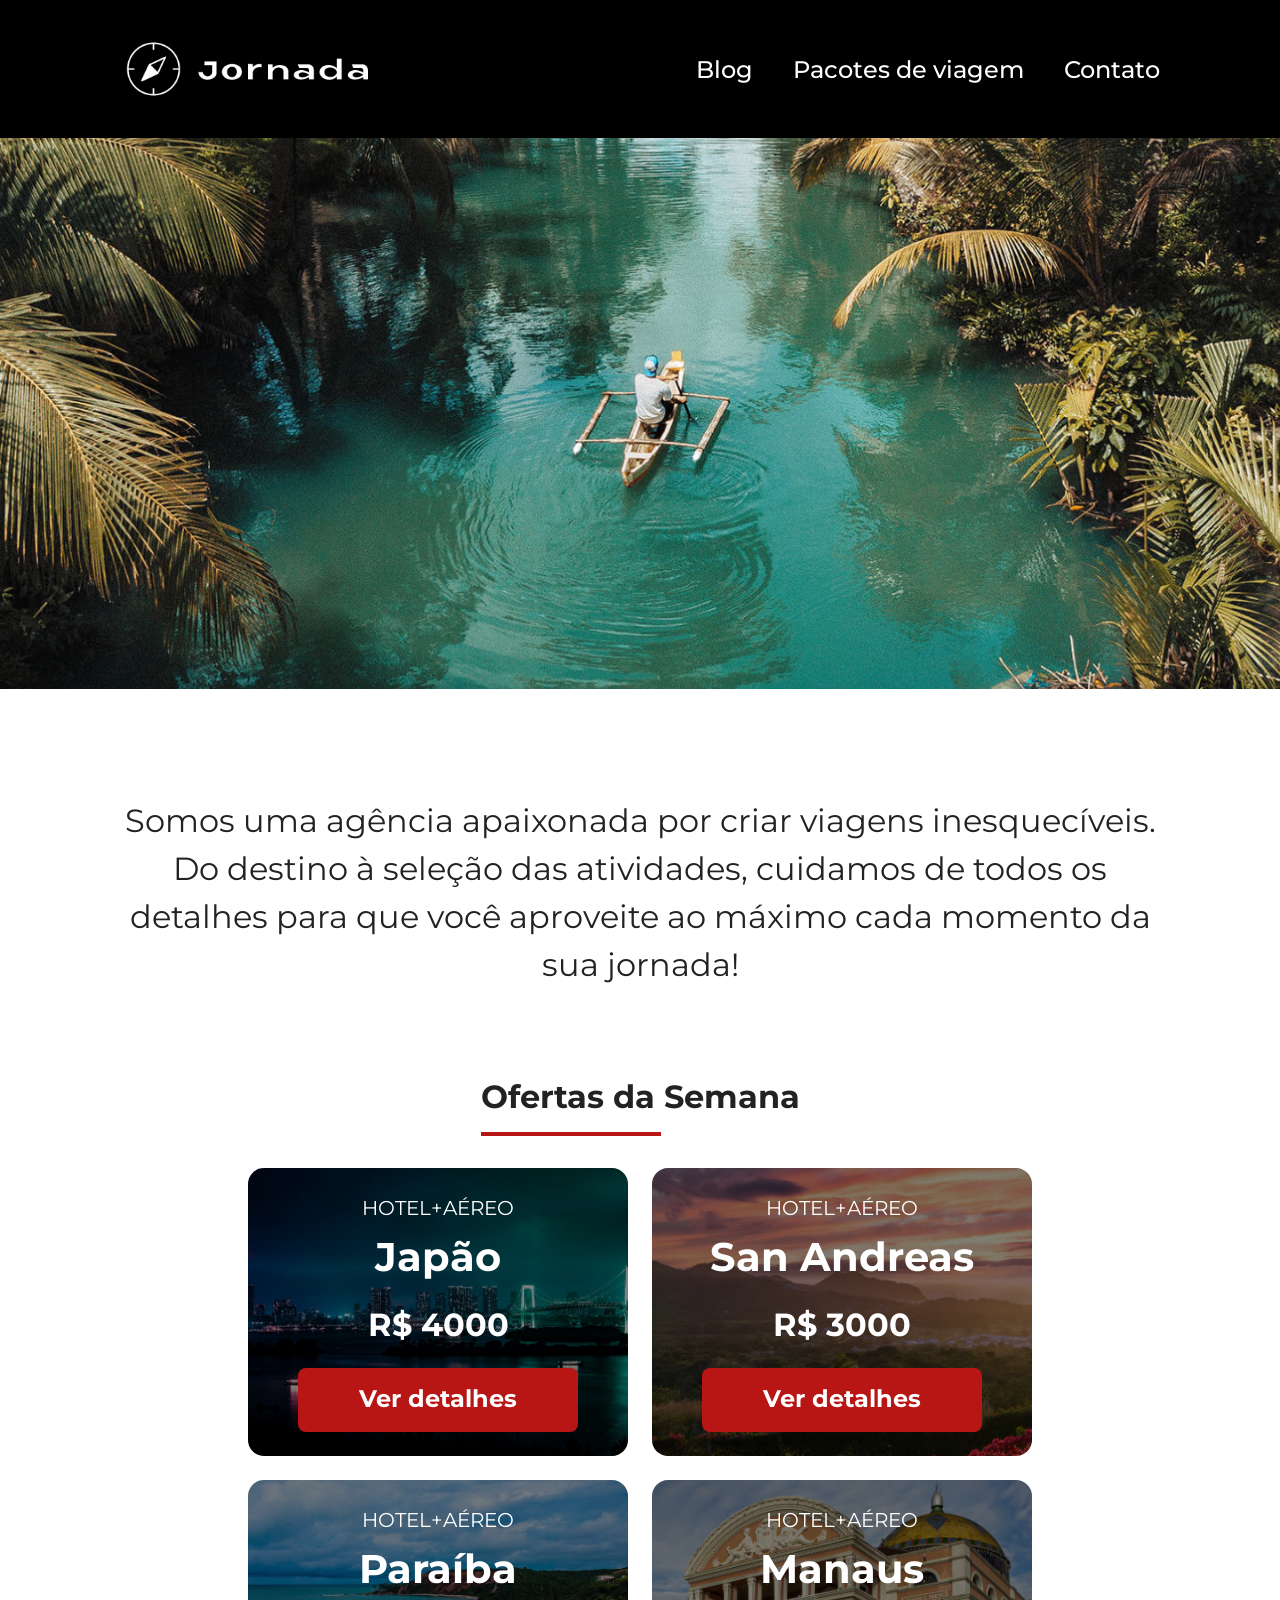
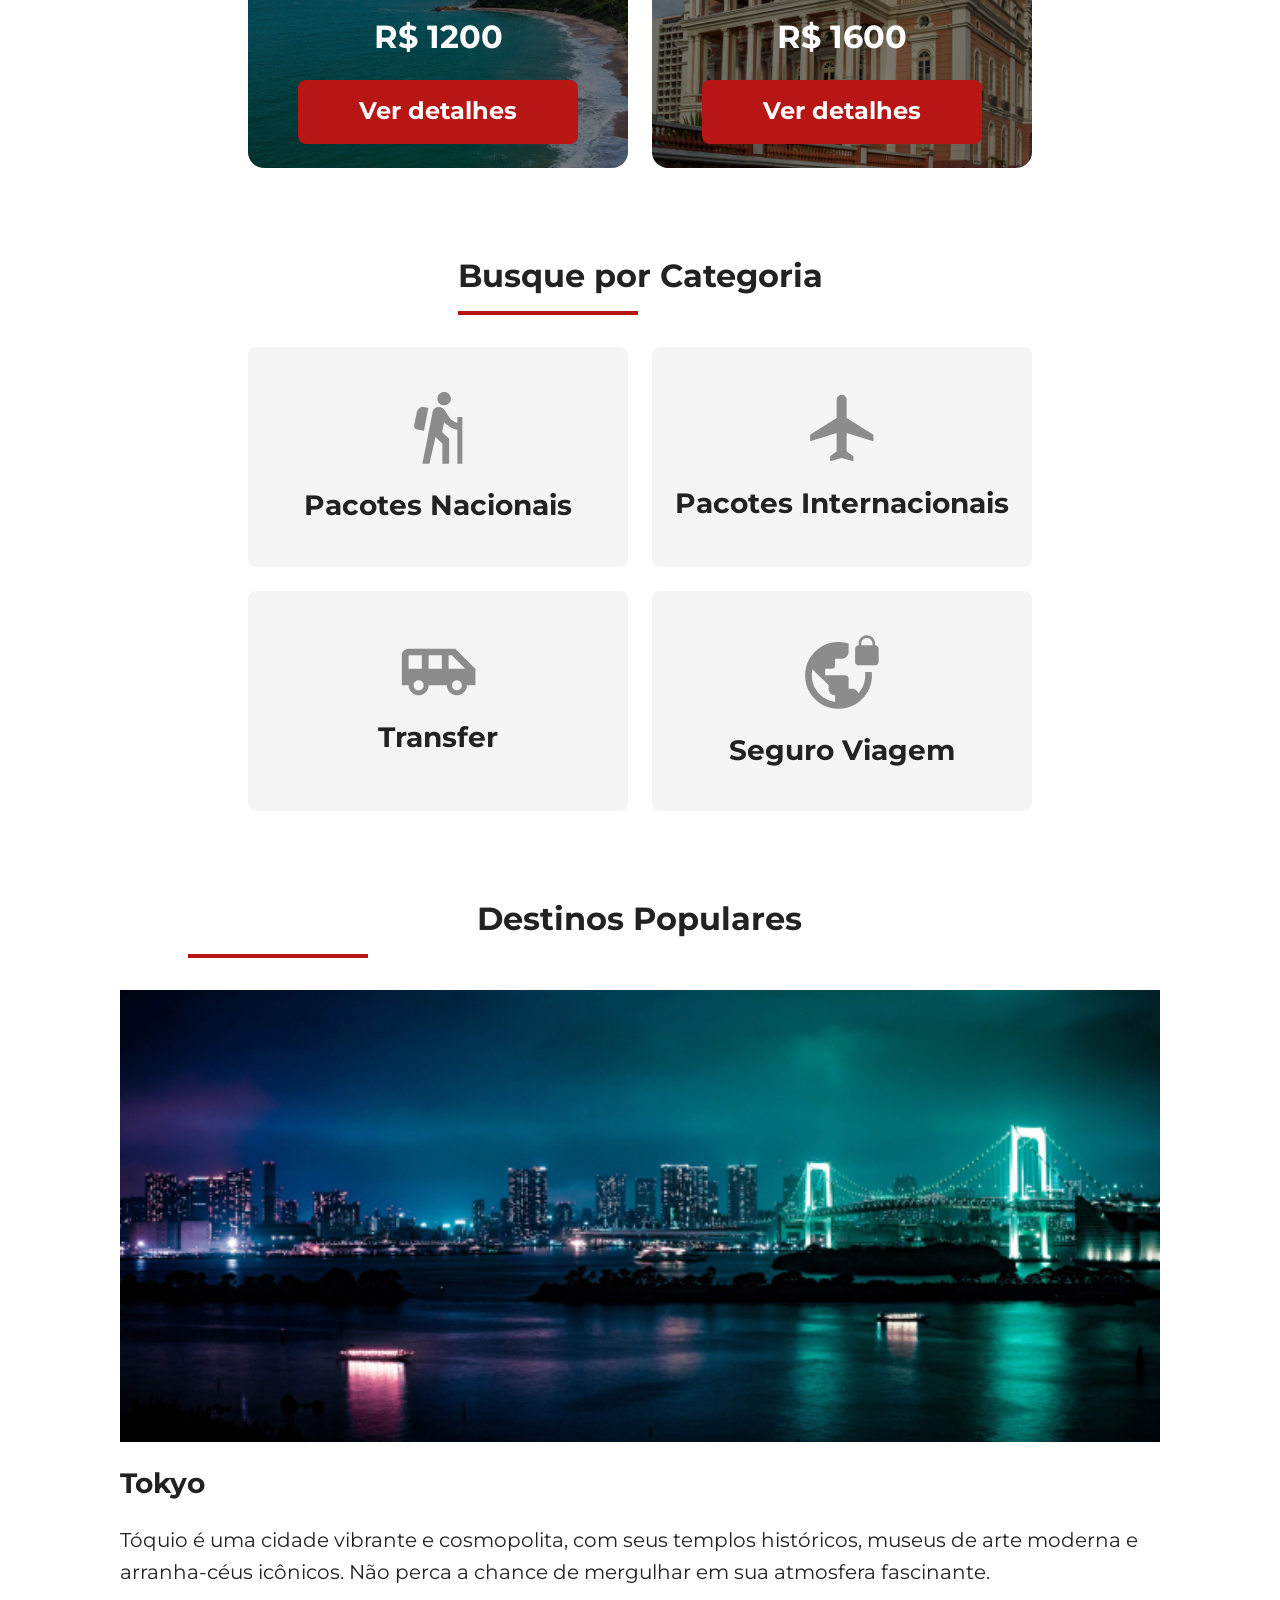
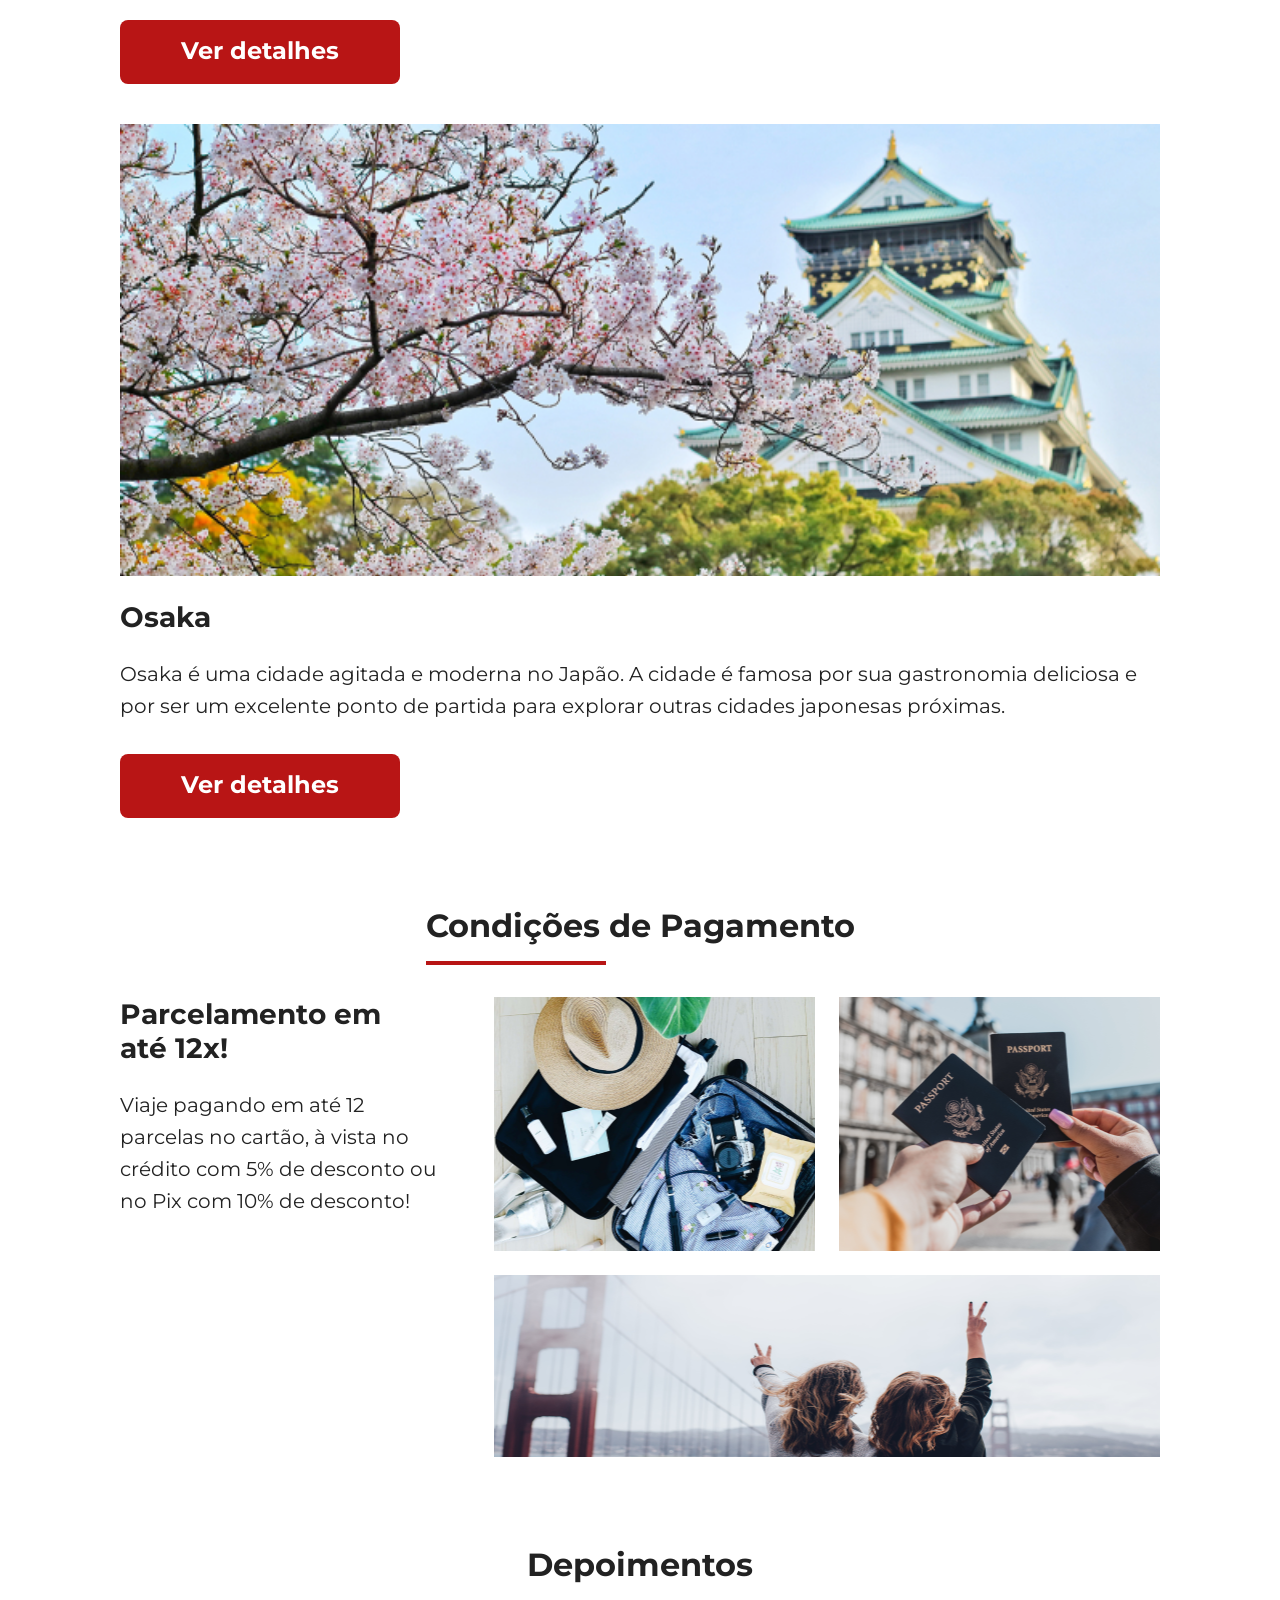
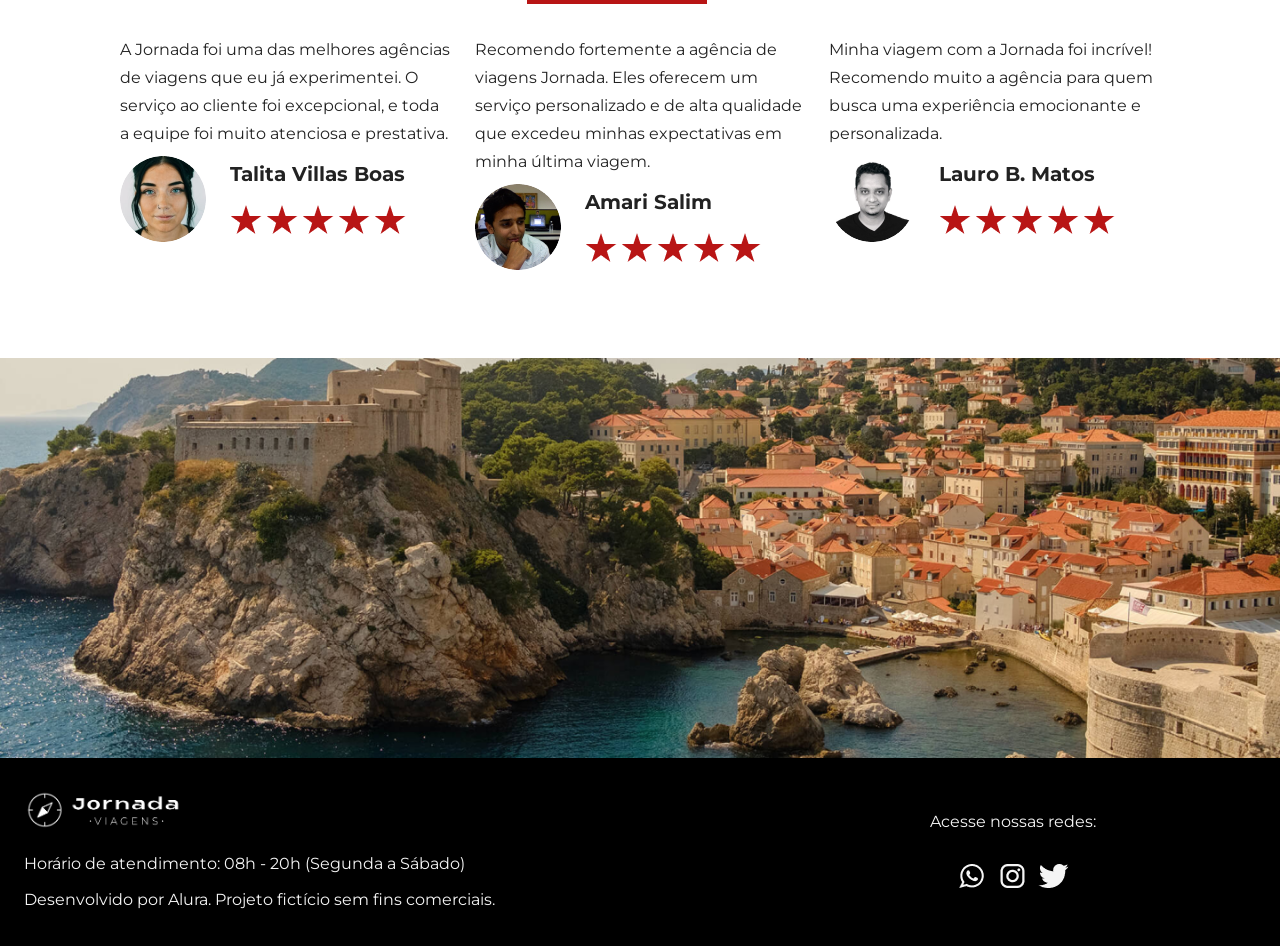
<file: index.html>
<!doctype html>
<html lang="pt-br">
  <head>
    <meta charset="UTF-8" />
    <meta name="viewport" content="width=device-width, initial-scale=1.0" />
    <meta name="description" content="Jornada Viagens, uma agência apaixonada por criar viagens inesquecíveis.">
    <meta name="og:title" content="Jornada Viagens">
    <meta name="og:description" content="Jornada Viagens, uma agência apaixonada por criar viagens inesquecíveis.">
    <meta name="og:image" content="https://mnynee.github.io/img/Header-e-rodapes/Logo-branco-com-tagline.png">
    <meta name="og:type" content="website">
    <meta name="og:url" content="https://mnynee.github.io/jornada-viagens">

    <title>Jornada Viagens</title>

    <link rel="shortcut icon" href="img/Header-e-rodapes/Símbolo_white.png" type="image/x-icon">
    <link rel="stylesheet" href="css/style.css" />
  </head>
  <body>
    <header>
      <a href="index.html" title="Voltar à página inicial" class="logo">
        <img
          src="img/Header-e-rodapes/Símbolo_white.png"
          alt="logo Jornada Viagens"
          class="header-logo"
        />
        <img
          src="img/Header-e-rodapes/Logo-branco.png"
          alt="logo Jornada Viagens"
          class="header-logo-desktop"
        />
      </a>

      <input
        type="checkbox"
        name="hamburger-menu"
        id="hamburger-menu"
        class="hamburger-menu"
      />
      <label for="hamburger-menu">
        <img src="img/Header-e-rodapes/menu.png" alt="menu" class="menu-icon" />
      </label>
      <nav class="header-menu">
        <ul>
          <li>
            <a
              href="blog.html"
              class="header-link"
              target="_blank"
              title="Acessar blog"
            >
              Blog
            </a>
          </li>
          <li>
            <a
              href="pacotes.html"
              class="header-link"
              target="_blank"
              title="Acessar pacotes de viagem"
            >
              Pacotes de viagem
            </a>
          </li>
          <li>
            <a
              href="contato.html"
              class="header-link"
              target="_blank"
              title="Entre em contato"
            >
              Contato
            </a>
          </li>
        </ul>
      </nav>
    </header>

    <main>
      <section class="hero">
        <div class="hero-content">
          <picture>
            <source
              media="(min-width: 1441px)"
              srcset="img/Desktop_Large/1-Homepage/Banner.png"
            />
            <source
              media="(min-width: 1024px)"
              srcset="img/Desktop/1-Homepage/Banner.png"
            />
            <source
              media="(min-width: 768px)"
              srcset="img/Tablet/1-Homepage/Banner-tablet.png"
            />
            <img src="img/Mobile/1-Homepage/Banner-homepage.png" alt="" />
          </picture>

          <p class="hero-subtitle regular-text">
            Somos uma agência apaixonada por criar viagens inesquecíveis. Do
            destino à seleção das atividades, cuidamos de todos os detalhes para
            que você aproveite ao máximo cada momento da sua jornada!
          </p>
        </div>
      </section>

      <section class="offers">
        <div class="container">
          <h2 class="offers-title regular-title">Ofertas da Semana</h2>
          <ul class="offers-list">
            <li class="offers-card">
              <article class="card japao">
                <p class="regular-text">HOTEL+AÉREO</p>
                <h3 class="card-title">Japão</h3>
                <p class="card-price">R$ 4000</p>
                <a href="./pages/destinations/japan.html" class="card-button button">Ver detalhes</a>
              </article>
            </li>
            <li class="offers-card">
              <article class="card san-andreas">
                <p class="regular-text">HOTEL+AÉREO</p>
                <h3 class="card-title">San Andreas</h3>
                <p class="card-price">R$ 3000</p>
                <a href="#" class="card-button button">Ver detalhes</a>
              </article>
            </li>
            <li class="offers-card">
              <article class="card paraiba">
                <p class="regular-text">HOTEL+AÉREO</p>
                <h3 class="card-title">Paraíba</h3>
                <p class="card-price">R$ 1200</p>
                <a href="#" class="card-button button">Ver detalhes</a>
              </article>
            </li>
            <li class="offers-card">
              <article class="card manaus">
                <p class="regular-text">HOTEL+AÉREO</p>
                <h3 class="card-title">Manaus</h3>
                <p class="card-price">R$ 1600</p>
                <a href="#" class="card-button button">Ver detalhes</a>
              </article>
            </li>
          </ul>
        </div>
      </section>

      <section class="categories">
        <div class="container">
          <h2 class="categories-title regular-title">Busque por Categoria</h2>
          <div class="categories-list">
            <a href="#" target="_blank" title="Veja nossos pacotes nacionais">
              <article class="badge">
                <img
                  src="img/Mobile/1-Homepage/icone-pacotes-nacionais.png"
                  alt="Ícone pacotes nacionais"
                  class="badge-img"
                />
                <h3 class="regular-subtitle badge-title">Pacotes Nacionais</h3>
              </article>
            </a>
            <a
              href="#"
              target="_blank"
              title="Veja nossos pacotes internacionais"
            >
              <article class="badge">
                <img
                  src="img/Mobile/1-Homepage/icone-pacotes-internacionais.png"
                  alt="Ícone pacotes internacionais"
                  class="badge-img"
                />
                <h3 class="regular-subtitle badge-title">
                  Pacotes Internacionais
                </h3>
              </article>
            </a>
            <a
              href="#"
              target="_blank"
              title="Veja nossas ofertas de transferências"
            >
              <article class="badge">
                <img
                  src="img/Mobile/1-Homepage/icone-transfer.png"
                  alt="Ícone transfer"
                  class="badge-img"
                />
                <h3 class="regular-subtitle badge-title">Transfer</h3>
              </article>
            </a>
            <a
              href="#"
              target="_blank"
              title="Veja nossas opções de seguro para sua viagem"
            >
              <article class="badge">
                <img
                  src="img/Mobile/1-Homepage/icone-seguro-viagem.png"
                  alt="Ícone seguro viagem"
                  class="badge-img"
                />
                <h3 class="regular-subtitle badge-title">Seguro Viagem</h3>
              </article>
            </a>
          </div>
        </div>
      </section>

      <section class="popular-destinations">
        <div class="container destinations">
          <h2 class="destinations-title regular-title">Destinos Populares</h2>
          <div class="destinations-list">
            <article class="destinations-item">
              <div class="destination-img tokyo"></div>
              <h3 class="regular-subtitle">Tokyo</h3>
              <p class="regular-text">
                Tóquio é uma cidade vibrante e cosmopolita, com seus templos
                históricos, museus de arte moderna e arranha-céus icônicos. Não
                perca a chance de mergulhar em sua atmosfera fascinante.
              </p>
              <a href="#" class="destination-button button" target="_blank" title="Saiba mais sobre Tokyo">Ver detalhes</a>
            </article>
            <article class="destinations-item">
              <div class="destination-img osaka"></div>
              <h3 class="regular-subtitle">Osaka</h3>
              <p class="regular-text">
                Osaka é uma cidade agitada e moderna no Japão. A cidade é famosa
                por sua gastronomia deliciosa e por ser um excelente ponto de
                partida para explorar outras cidades japonesas próximas.
              </p>
              <a href="#" class="destination-button button" target="_blank" title="Saiba mais sobre Osaka">Ver detalhes</a>
            </article>
          </div>
        </div>
      </section>

      <section class="payments">
        <div class="container">
          <h2 class="payments-title regular-title">Condições de Pagamento</h2>
          <div class="payments-content">
            <div class="payments-text">
              <h3 class="regular-subtitle payments-subtitle">
                Parcelamento em até 12x!
              </h3>
              <p class="regular-text">
                Viaje pagando em até 12 parcelas no cartão, à vista no crédito
                com 5% de desconto ou no Pix com 10% de desconto!
              </p>
            </div>
            <div class="payments-images">
              <div class="payments-image-1 payments-image"></div>
              <div class="payments-image-2 payments-image"></div>
              <div class="payments-image-3 payments-image"></div>
            </div>
          </div>
        </div>
      </section>

      <section class="comments">
        <div class="container">
          <h2 class="regular-title">Depoimentos</h2>
          <div class="comments-list">
            <article class="comment">
              <p class="comment-text regular-text">
                A Jornada foi uma das melhores agências de viagens que eu já
                experimentei. O serviço ao cliente foi excepcional, e toda a
                equipe foi muito atenciosa e prestativa.
              </p>
              <div class="comment-author">
                <img
                  src="img/Mobile/1-Homepage/Avatar-Talita.png"
                  alt="foto do usuário"
                  class="comment-img"
                />
                <p class="comment-author-name regular-subtitle">
                  Talita Villas Boas
                </p>
                <img
                  src="img/Mobile/1-Homepage/estrelas.png"
                  alt="estrelas"
                  class="comment-score"
                />
              </div>
            </article>
            <article class="comment">
              <p class="comment-text regular-text">
                Recomendo fortemente a agência de viagens Jornada. Eles oferecem
                um serviço personalizado e de alta qualidade que excedeu minhas
                expectativas em minha última viagem.
              </p>
              <div class="comment-author">
                <img
                  src="img/Mobile/1-Homepage/Avatar-Amari.png"
                  alt="foto do usuário"
                  class="comment-img"
                />
                <p class="comment-author-name regular-subtitle">Amari Salim</p>
                <img
                  src="img/Mobile/1-Homepage/estrelas.png"
                  alt="estrelas"
                  class="comment-score"
                />
              </div>
            </article>
            <article class="comment">
              <p class="comment-text regular-text">
                Minha viagem com a Jornada foi incrível! Recomendo muito a
                agência para quem busca uma experiência emocionante e
                personalizada.
              </p>
              <div class="comment-author">
                <img
                  src="img/Mobile/1-Homepage/Avatar-Lauro.png"
                  alt="foto do usuário"
                  class="comment-img"
                />
                <p class="comment-author-name regular-subtitle">
                  Lauro B. Matos
                </p>
                <img
                  src="img/Mobile/1-Homepage/estrelas.png"
                  alt="estrelas"
                  class="comment-score"
                />
              </div>
            </article>
          </div>
        </div>
      </section>

      <section class="banner">
        <div class="pre-footer-banner"></div>
      </section>
    </main>

    <footer>
      <div class="footer-container">
        <div class="footer-logo">
          <img
            src="img/Header-e-rodapes/Logo-branco-com-tagline.png"
            alt="Logo Jornada"
          />
        </div>
        <div class="footer-content">
          <p class="regular-text footer-text">
            Horário de atendimento: 08h - 20h (Segunda a Sábado)
          </p>
          <p class="regular-text footer-text">
            Desenvolvido por Alura. Projeto fictício sem fins comerciais.
          </p>
        </div>
        <div class="footer-social">
          <p class="regular-text footer-text">Acesse nossas redes:</p>
          <ul class="sns-list">
            <li class="sns-icon">
              <a href="#" target="_blank" title="Entre em contato conosco pelo Whatsapp">
                <img
                  src="img/Header-e-rodapes/Whatsapp.png"
                  alt="logo whatsapp"
                />
              </a>
            </li>
            <li class="sns-icon">
              <a href="#" target="_blank" title="Acesse nosso Instagram">
                <img
                  src="img/Header-e-rodapes/Instagram.png"
                  alt="logo instagram"
                />
              </a>
            </li>
            <li class="sns-icon">
              <a href="#" target="_blank" title="Acesse nosso Twitter">
                <img
                  src="img/Header-e-rodapes/Twiter.png"
                  alt="logo twitter"
                />
              </a>
            </li>
          </ul>
        </div>
      </div>
    </footer>
  </body>
</html>
</file>
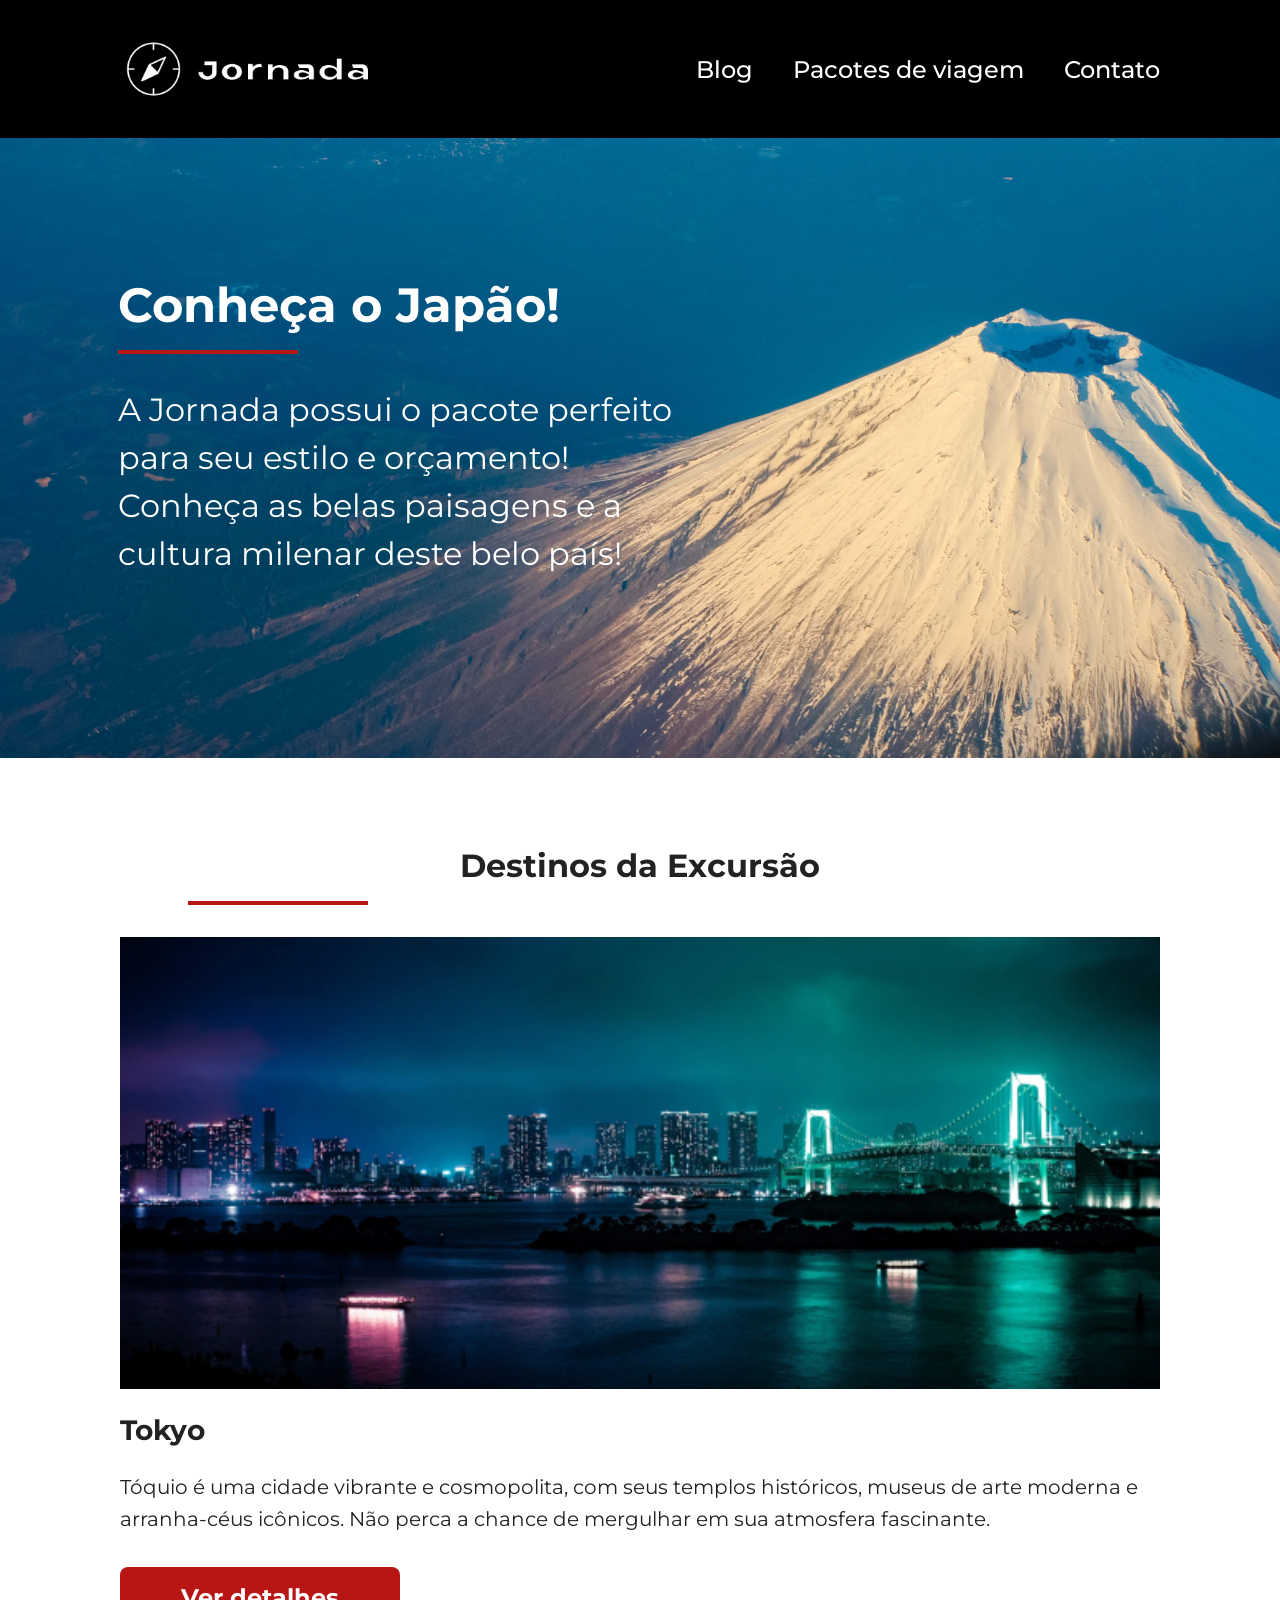
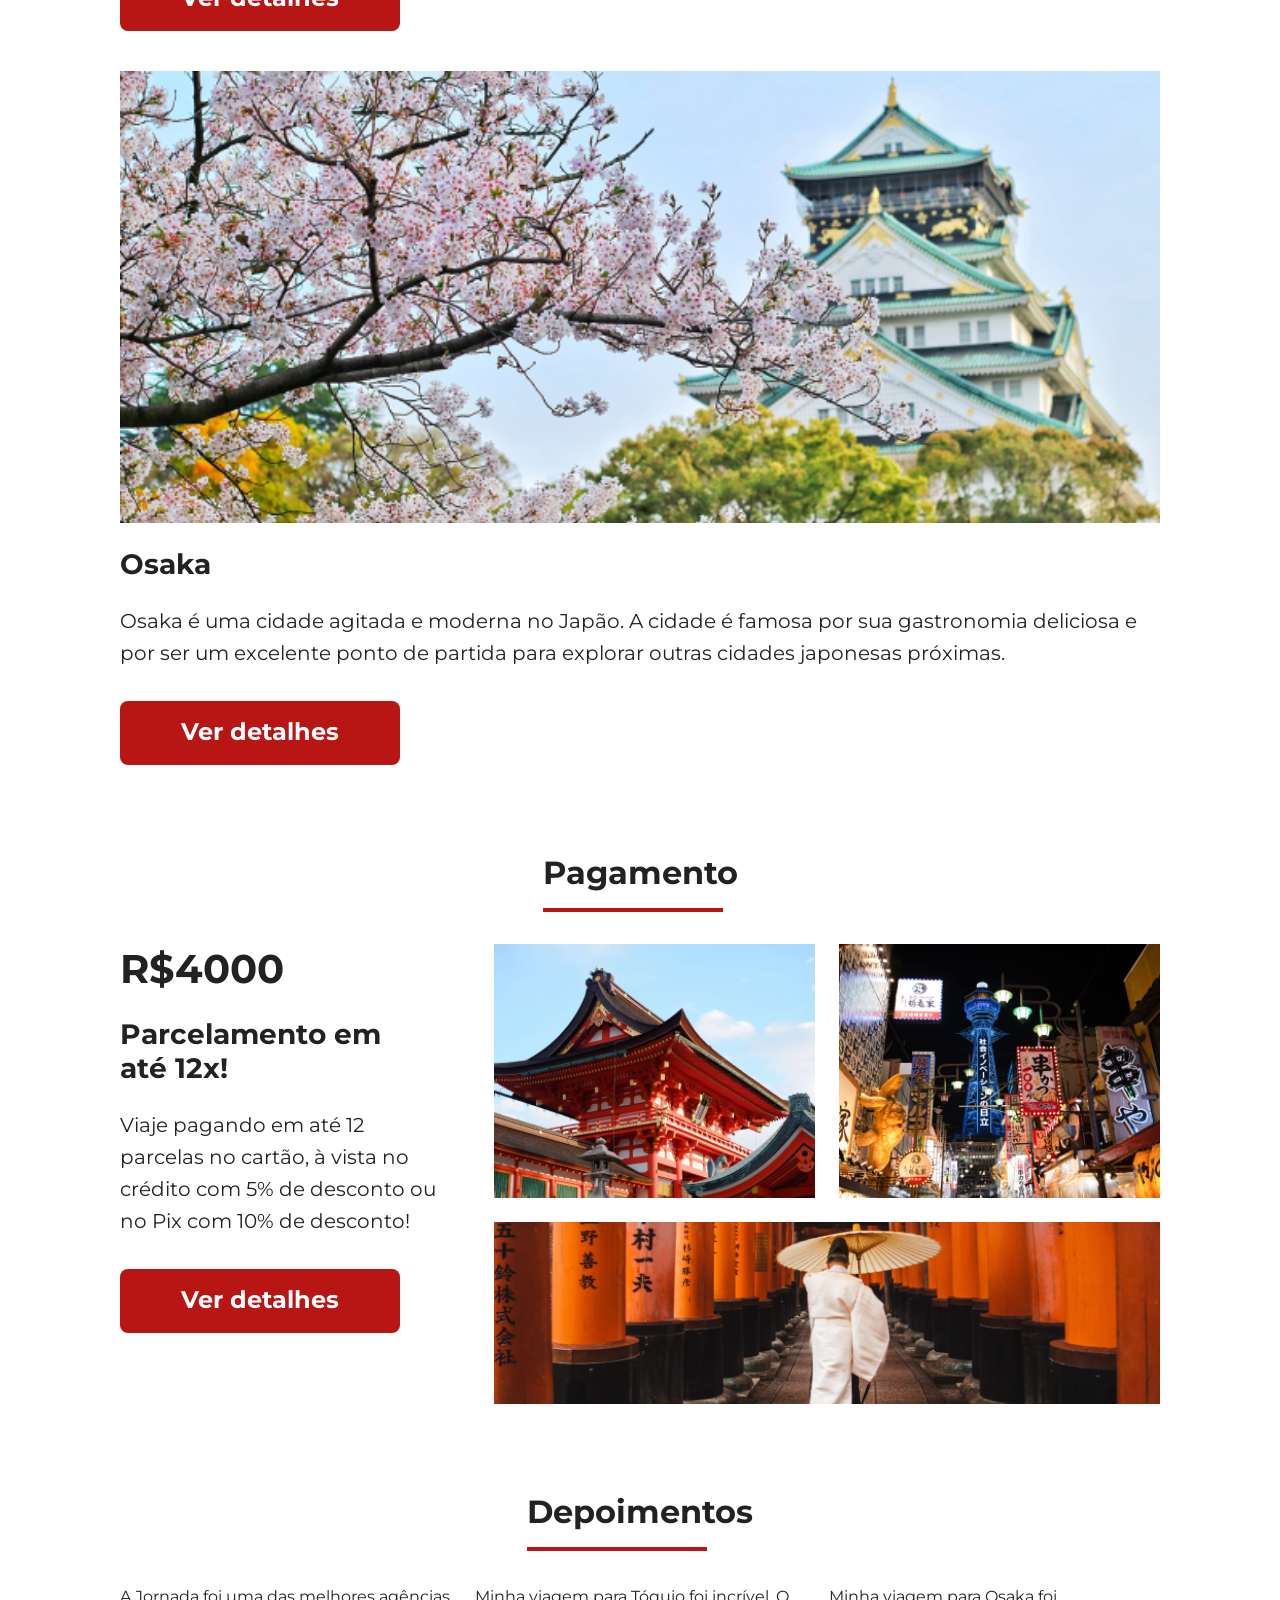
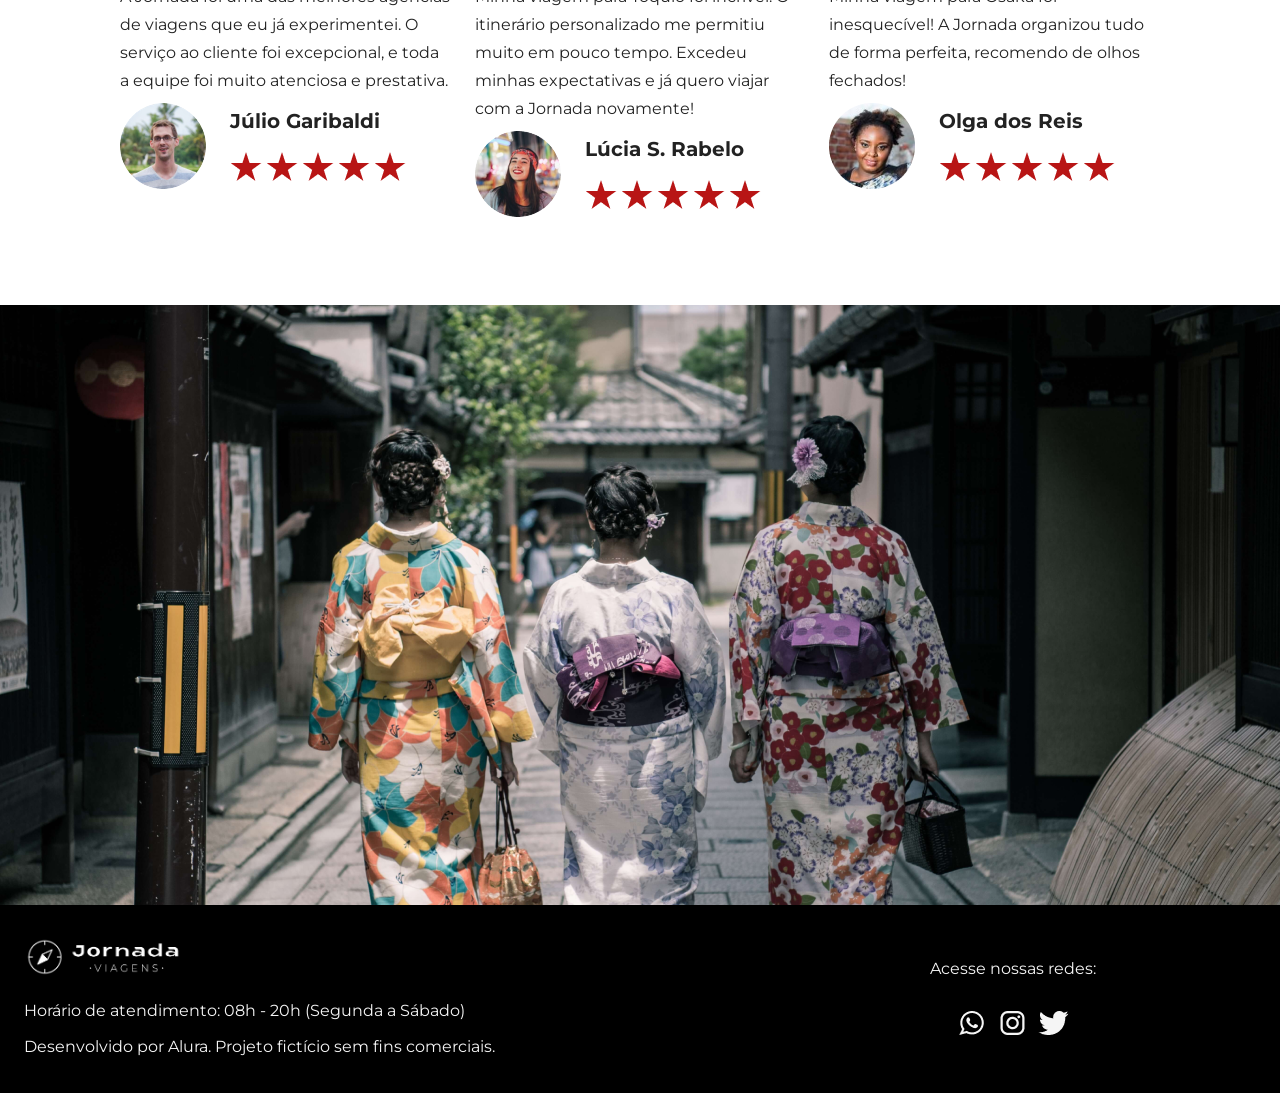
<file: pages/destinations/japan.html>
<!doctype html>
<html lang="pt-br">
  <head>
    <meta charset="UTF-8" />
    <meta name="viewport" content="width=device-width, initial-scale=1.0" />
    <meta name="description" content="Jornada Viagens, uma agência apaixonada por criar viagens inesquecíveis.">
    <meta name="og:title" content="Jornada Viagens - Japão">
    <meta name="og:description" content="Jornada Viagens, uma agência apaixonada por criar viagens inesquecíveis.">
    <meta name="og:image" content="https://mnynee.github.io/img/Header-e-rodapes/Logo-branco-com-tagline.png">
    <meta name="og:type" content="website">
    <meta name="og:url" content="https://mnynee.github.io/jornada-viagens/pages/destinations/japan.html">

    <title>Jornada Viagens</title>

    <link rel="shortcut icon" href="../../img/Header-e-rodapes/Símbolo_white.png" type="image/x-icon">
    <link rel="stylesheet" href="../../css/style.css" />
  </head>
  <body>
    <header>
      <a href="index.html" title="Voltar à página inicial" class="logo">
        <img
          src="../../img/Header-e-rodapes/Símbolo_white.png"
          alt="logo Jornada Viagens"
          class="header-logo"
        />
        <img
          src="../../img/Header-e-rodapes/Logo-branco.png"
          alt="logo Jornada Viagens"
          class="header-logo-desktop"
        />
      </a>

      <input
        type="checkbox"
        name="hamburger-menu"
        id="hamburger-menu"
        class="hamburger-menu"
      />
      <label for="hamburger-menu">
        <img src="../../img/Header-e-rodapes/menu.png" alt="menu" class="menu-icon" />
      </label>
      <nav class="header-menu">
        <ul>
          <li>
            <a
              href="blog.html"
              class="header-link"
              target="_blank"
              title="Acessar blog"
            >
              Blog
            </a>
          </li>
          <li>
            <a
              href="pacotes.html"
              class="header-link"
              target="_blank"
              title="Acessar pacotes de viagem"
            >
              Pacotes de viagem
            </a>
          </li>
          <li>
            <a
              href="contato.html"
              class="header-link"
              target="_blank"
              title="Entre em contato"
            >
              Contato
            </a>
          </li>
        </ul>
      </nav>
    </header>

    <main>
      <section class="hero">
        <div class="hero-content japan">
          <h1 class="hero-title japan regular-title">Conheça o Japão!</h1>
          <p class="hero-subtitle japan regular-text">
            A Jornada possui o pacote perfeito para seu estilo e orçamento! Conheça as belas paisagens e a cultura milenar deste belo país!
          </p>
        </div>
      </section>

      <section class="popular-destinations">
        <div class="container destinations">
          <h2 class="destinations-title regular-title">Destinos da Excursão</h2>
          <div class="destinations-list">
            <article class="destinations-item">
              <div class="destination-img tokyo"></div>
              <h3 class="regular-subtitle">Tokyo</h3>
              <p class="regular-text">
                Tóquio é uma cidade vibrante e cosmopolita, com seus templos
                históricos, museus de arte moderna e arranha-céus icônicos. Não
                perca a chance de mergulhar em sua atmosfera fascinante.
              </p>
              <a href="#" class="destination-button button" target="_blank" title="Saiba mais sobre Tokyo">Ver detalhes</a>
            </article>
            <article class="destinations-item">
              <div class="destination-img osaka"></div>
              <h3 class="regular-subtitle">Osaka</h3>
              <p class="regular-text">
                Osaka é uma cidade agitada e moderna no Japão. A cidade é famosa
                por sua gastronomia deliciosa e por ser um excelente ponto de
                partida para explorar outras cidades japonesas próximas.
              </p>
              <a href="#" class="destination-button button" target="_blank" title="Saiba mais sobre Osaka">Ver detalhes</a>
            </article>
          </div>
        </div>
      </section>

      <section class="payments">
        <div class="container">
          <h2 class="payments-title regular-title">Pagamento</h2>
          <div class="payments-content">
            <div class="payments-text japao">
              <h2 class="regular-subtitle payments-price-subtitle">R$4000</h2>
              <h3 class="regular-subtitle payments-subtitle">
                Parcelamento em até 12x!
              </h3>
              <p class="regular-text">
                Viaje pagando em até 12 parcelas no cartão, à vista no crédito
                com 5% de desconto ou no Pix com 10% de desconto!
              </p>
              <a href="#" class="payments-button button" target="_blank" title="Saiba mais sobre os modos de pagamento">Ver detalhes</a>
            </div>
            <div class="payments-images">
              <div class="payments-image-1 payments-image japao"></div>
              <div class="payments-image-2 payments-image japao"></div>
              <div class="payments-image-3 payments-image japao"></div>
            </div>
          </div>
        </div>
      </section>

      <section class="comments">
        <div class="container">
          <h2 class="regular-title">Depoimentos</h2>
          <div class="comments-list">
            <article class="comment">
              <p class="comment-text regular-text">
                A Jornada foi uma das melhores agências de viagens que eu já
                experimentei. O serviço ao cliente foi excepcional, e toda a
                equipe foi muito atenciosa e prestativa.
              </p>
              <div class="comment-author">
                <img
                  src="../../img/Mobile/3-Destino/Avatar-julio.png"
                  alt="foto do usuário"
                  class="comment-img"
                />
                <p class="comment-author-name regular-subtitle">
                  Júlio Garibaldi
                </p>
                <img
                  src="../../img/Mobile/1-Homepage/estrelas.png"
                  alt="estrelas"
                  class="comment-score"
                />
              </div>
            </article>
            <article class="comment">
              <p class="comment-text regular-text">
                Minha viagem para Tóquio foi incrível. O itinerário personalizado me permitiu muito em pouco tempo. Excedeu minhas expectativas e já quero viajar com a Jornada novamente!
              </p>
              <div class="comment-author">
                <img
                  src="../../img/Mobile/3-Destino/Avatar-lucia.png"
                  alt="foto do usuário"
                  class="comment-img"
                />
                <p class="comment-author-name regular-subtitle">Lúcia S. Rabelo</p>
                <img
                  src="../../img/Mobile/1-Homepage/estrelas.png"
                  alt="estrelas"
                  class="comment-score"
                />
              </div>
            </article>
            <article class="comment">
              <p class="comment-text regular-text">
                Minha viagem para Osaka foi inesquecível! A Jornada organizou tudo de forma perfeita, recomendo de olhos fechados!
              </p>
              <div class="comment-author">
                <img
                  src="../../img/Mobile/3-Destino/Avatar-olga.png"
                  alt="foto do usuário"
                  class="comment-img"
                />
                <p class="comment-author-name regular-subtitle">
                  Olga dos Reis
                </p>
                <img
                  src="../../img/Mobile/1-Homepage/estrelas.png"
                  alt="estrelas"
                  class="comment-score"
                />
              </div>
            </article>
          </div>
        </div>
      </section>

      <section class="banner">
        <div class="pre-footer-banner japao"></div>
      </section>
    </main>

    <footer>
      <div class="footer-container">
        <div class="footer-logo">
          <img
            src="../../img/Header-e-rodapes/Logo-branco-com-tagline.png"
            alt="Logo Jornada"
          />
        </div>
        <div class="footer-content">
          <p class="regular-text footer-text">
            Horário de atendimento: 08h - 20h (Segunda a Sábado)
          </p>
          <p class="regular-text footer-text">
            Desenvolvido por Alura. Projeto fictício sem fins comerciais.
          </p>
        </div>
        <div class="footer-social">
          <p class="regular-text footer-text">Acesse nossas redes:</p>
          <ul class="sns-list">
            <li class="sns-icon">
              <a href="#" target="_blank" title="Entre em contato conosco pelo Whatsapp">
                <img
                  src="../../img/Header-e-rodapes/Whatsapp.png"
                  alt="logo whatsapp"
                />
              </a>
            </li>
            <li class="sns-icon">
              <a href="#" target="_blank" title="Acesse nosso Instagram">
                <img
                  src="../../img/Header-e-rodapes/Instagram.png"
                  alt="logo instagram"
                />
              </a>
            </li>
            <li class="sns-icon">
              <a href="#" target="_blank" title="Acesse nosso Twitter">
                <img
                  src="../../img/Header-e-rodapes/Twiter.png"
                  alt="logo twitter"
                />
              </a>
            </li>
          </ul>
        </div>
      </div>
    </footer>
  </body>
</html>
</file>
<file: css/style.css>
@import url('global.css');
@import url('header.css');
@import url('banner.css');
@import url('offers.css');
@import url('categories.css');
@import url('destinations.css');
@import url('payments.css');
@import url('comments.css');
@import url('footer.css');
</file>
